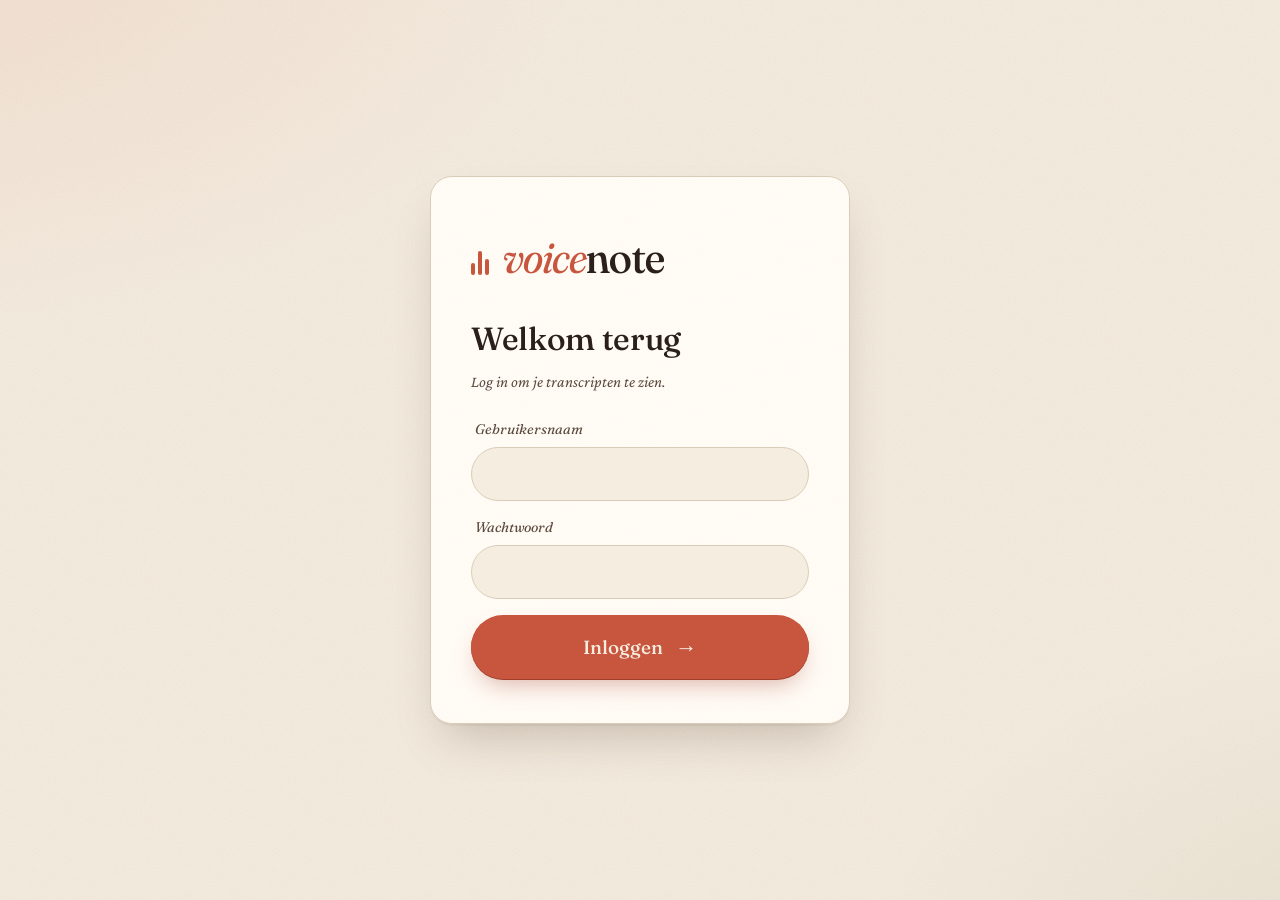
<file: web/login.html>
<!DOCTYPE html>
<html lang="nl">
<head>
  <meta charset="UTF-8">
  <meta name="viewport" content="width=device-width, initial-scale=1, viewport-fit=cover">
  <meta name="theme-color" content="#F5EDE0">
  <title>voicenote — inloggen</title>
  <link rel="preconnect" href="https://fonts.googleapis.com">
  <link rel="preconnect" href="https://fonts.gstatic.com" crossorigin>
  <link rel="stylesheet" href="https://fonts.googleapis.com/css2?family=Fraunces:ital,opsz,wght@0,9..144,400;0,9..144,500;0,9..144,600;1,9..144,400;1,9..144,500&family=Crimson+Pro:ital,wght@0,400;0,500;0,600;1,400&display=swap">
  <link rel="stylesheet" href="./style.css">
</head>
<body>
  <div class="grain" aria-hidden="true"></div>

  <main class="auth-shell">
    <form class="auth-card" id="login-form" autocomplete="on">
      <a class="wordmark" href="/" aria-label="voicenote">
        <span class="wordmark-icon" aria-hidden="true">
          <span></span><span></span><span></span>
        </span>
        <span class="wordmark-text"><i>voice</i>note</span>
      </a>
      <h1 class="auth-title">Welkom terug</h1>
      <p class="auth-sub">Log in om je transcripten te zien.</p>

      <div class="auth-error" id="auth-error" hidden></div>

      <div class="auth-field">
        <label for="username">Gebruikersnaam</label>
        <input type="text" id="username" name="username" autocomplete="username"
               required autocapitalize="none" spellcheck="false">
      </div>

      <div class="auth-field">
        <label for="password">Wachtwoord</label>
        <input type="password" id="password" name="password" autocomplete="current-password" required>
      </div>

      <button type="submit" class="submit" id="submit-btn">
        <span class="submit-label">Inloggen</span>
        <span class="submit-arrow" aria-hidden="true">→</span>
      </button>
    </form>
  </main>

  <script>
    (() => {
      const form = document.getElementById('login-form');
      const errBox = document.getElementById('auth-error');
      const btn = document.getElementById('submit-btn');
      const u = document.getElementById('username');
      const p = document.getElementById('password');

      form.addEventListener('submit', async (e) => {
        e.preventDefault();
        errBox.hidden = true;
        btn.disabled = true;
        const orig = btn.querySelector('.submit-label').textContent;
        btn.querySelector('.submit-label').textContent = 'Even kijken…';

        try {
          const r = await fetch('/v1/auth/login', {
            method: 'POST',
            headers: { 'Content-Type': 'application/json' },
            credentials: 'same-origin',
            body: JSON.stringify({ username: u.value.trim(), password: p.value })
          });
          if (r.ok) {
            window.location.replace('/');
            return;
          }
          let msg = 'Gebruikersnaam of wachtwoord klopt niet.';
          try {
            const j = await r.json();
            if (j?.detail) msg = j.detail;
          } catch (_) {}
          errBox.textContent = msg;
          errBox.hidden = false;
        } catch (err) {
          errBox.textContent = 'Kan de server niet bereiken.';
          errBox.hidden = false;
        } finally {
          btn.disabled = false;
          btn.querySelector('.submit-label').textContent = orig;
        }
      });
    })();
  </script>
</body>
</html>
</file>
<file: web/style.css>
/* voicenote — warm editorial aesthetic */

:root {
  --paper: #F5EDE0;
  --paper-deep: #EFE5D2;
  --paper-soft: #FBF6EC;
  --ink: #2A1F1A;
  --ink-soft: #5C4A3F;
  --ink-mute: #8C7868;
  --accent: #C8553D;
  --accent-deep: #A03E2C;
  --accent-soft: #E8A089;
  --accent-glow: rgba(200, 85, 61, 0.14);
  --rule: #D9CDB9;
  --rule-strong: #C2B49A;
  --success: #6B7F4C;
  --success-deep: #4F6238;
  --warn: #B5713A;
  --shadow: 0 1px 0 rgba(42, 31, 26, 0.04), 0 8px 32px -8px rgba(74, 50, 35, 0.18);
  --shadow-lift: 0 2px 0 rgba(42, 31, 26, 0.05), 0 24px 48px -16px rgba(74, 50, 35, 0.28);
  --shadow-pop: 0 12px 32px -8px rgba(74, 50, 35, 0.22);
  --radius-sm: 8px;
  --radius: 14px;
  --radius-lg: 22px;
  --ease: cubic-bezier(0.22, 1, 0.36, 1);
  --ease-out: cubic-bezier(0.16, 1, 0.3, 1);
}

* { box-sizing: border-box; }
*:focus-visible {
  outline: 2px solid var(--accent);
  outline-offset: 3px;
  border-radius: 4px;
}

html { -webkit-text-size-adjust: 100%; }

body {
  margin: 0;
  font-family: 'Crimson Pro', 'Iowan Old Style', 'Source Serif Pro', Georgia, serif;
  font-size: 18px;
  line-height: 1.55;
  color: var(--ink);
  background: var(--paper);
  background-image:
    radial-gradient(1200px 700px at -10% -10%, rgba(232, 160, 137, 0.20), transparent 60%),
    radial-gradient(900px 600px at 110% 110%, rgba(107, 127, 76, 0.10), transparent 60%);
  min-height: 100vh;
  min-height: 100dvh;
  text-rendering: optimizeLegibility;
  -webkit-font-smoothing: antialiased;
  -moz-osx-font-smoothing: grayscale;
}

.grain {
  pointer-events: none;
  position: fixed;
  inset: 0;
  z-index: 0;
  opacity: 0.32;
  mix-blend-mode: multiply;
  background-image: url("data:image/svg+xml;utf8,<svg xmlns='http://www.w3.org/2000/svg' width='240' height='240'><filter id='n'><feTurbulence type='fractalNoise' baseFrequency='0.9' numOctaves='2' stitchTiles='stitch'/><feColorMatrix values='0 0 0 0 0.16  0 0 0 0 0.12  0 0 0 0 0.10  0 0 0 0.18 0'/></filter><rect width='100%25' height='100%25' filter='url(%23n)'/></svg>");
}

.visually-hidden {
  position: absolute; width: 1px; height: 1px; padding: 0; margin: -1px;
  overflow: hidden; clip: rect(0,0,0,0); white-space: nowrap; border: 0;
}

/* -------- Header -------- */
.header {
  position: relative;
  max-width: 720px;
  margin: 0 auto;
  padding: clamp(24px, 5vw, 48px) clamp(20px, 5vw, 40px) 12px;
  z-index: 2;
}

.header-row {
  display: flex;
  align-items: center;
  justify-content: space-between;
  gap: 16px;
}

.wordmark {
  display: inline-flex;
  align-items: baseline;
  gap: 14px;
  text-decoration: none;
  color: var(--ink);
  animation: fadeUp 700ms var(--ease-out) both;
}

.wordmark-icon {
  display: inline-flex;
  gap: 3px;
  align-items: flex-end;
  height: 26px;
  transform: translateY(2px);
}
.wordmark-icon span {
  display: block;
  width: 4px;
  background: var(--accent);
  border-radius: 2px;
  transform-origin: bottom;
  animation: barPulse 2.4s var(--ease) infinite;
}
.wordmark-icon span:nth-child(1) { height: 12px; animation-delay: 0s; }
.wordmark-icon span:nth-child(2) { height: 24px; animation-delay: 0.18s; }
.wordmark-icon span:nth-child(3) { height: 16px; animation-delay: 0.36s; }

@keyframes barPulse {
  0%, 100% { transform: scaleY(0.55); }
  50% { transform: scaleY(1); }
}

.wordmark-text {
  font-family: 'Fraunces', 'Cormorant Garamond', Georgia, serif;
  font-weight: 500;
  font-size: clamp(34px, 6vw, 46px);
  letter-spacing: -0.02em;
  font-variation-settings: "opsz" 144, "SOFT" 50;
}
.wordmark-text i {
  font-style: italic;
  color: var(--accent);
  font-weight: 400;
}

.tagline {
  margin: 14px 0 0;
  color: var(--ink-soft);
  font-style: italic;
  font-size: 19px;
  max-width: 36ch;
  animation: fadeUp 800ms 100ms var(--ease-out) both;
}

/* -------- Header actions (history + user pill) -------- */
.header-actions {
  display: flex;
  align-items: center;
  gap: 8px;
  animation: fadeUp 700ms 200ms var(--ease-out) both;
}

.header-link {
  display: inline-flex;
  align-items: center;
  gap: 7px;
  padding: 8px 14px;
  font: inherit;
  font-size: 15px;
  color: var(--ink);
  background: var(--paper-soft);
  border: 1px solid var(--rule);
  border-radius: 999px;
  cursor: pointer;
  transition: all 220ms var(--ease);
}
.header-link:hover { background: var(--paper-deep); border-color: var(--rule-strong); }
.header-link svg { color: var(--ink-soft); }
.header-link span {
  font-family: 'Fraunces', serif;
  font-style: italic;
  font-weight: 500;
  letter-spacing: 0.005em;
}
@media (max-width: 480px) {
  .header-link span { display: none; }
  .header-link { padding: 8px 10px; }
}

.text-link {
  background: none;
  border: 0;
  padding: 0;
  font: inherit;
  font-family: 'Fraunces', serif;
  font-style: italic;
  font-size: 15px;
  color: var(--accent);
  cursor: pointer;
  text-decoration: underline;
  text-decoration-color: var(--accent-soft);
  text-underline-offset: 4px;
  text-decoration-thickness: 1.5px;
  transition: color 200ms var(--ease);
}
.text-link:hover { color: var(--accent-deep); }

.upload-history-link {
  text-align: center;
  margin: 22px 0 0;
}

/* -------- User pill -------- */
.user-pill { position: relative; }
.user-btn {
  display: inline-flex;
  align-items: center;
  gap: 8px;
  padding: 8px 14px 8px 16px;
  font: inherit;
  font-size: 15px;
  color: var(--ink);
  background: var(--paper-soft);
  border: 1px solid var(--rule);
  border-radius: 999px;
  cursor: pointer;
  transition: all 220ms var(--ease);
}
.user-btn:hover { background: var(--paper-deep); border-color: var(--rule-strong); }
.user-name {
  font-family: 'Fraunces', serif;
  font-style: italic;
  font-weight: 500;
  letter-spacing: 0.005em;
}
.user-menu {
  position: absolute;
  top: calc(100% + 8px);
  right: 0;
  min-width: 200px;
  background: var(--paper-soft);
  border: 1px solid var(--rule);
  border-radius: var(--radius);
  box-shadow: var(--shadow-pop);
  padding: 6px;
  z-index: 10;
  animation: menuPop 180ms var(--ease-out);
}
.user-menu[hidden] { display: none; }
.user-menu-item {
  display: flex;
  align-items: center;
  gap: 10px;
  width: 100%;
  padding: 10px 12px;
  font: inherit;
  font-size: 15px;
  color: var(--ink);
  background: transparent;
  border: 0;
  border-radius: var(--radius-sm);
  cursor: pointer;
  text-align: left;
  transition: background 160ms var(--ease);
}
.user-menu-item:hover { background: var(--paper-deep); }
.user-menu-item svg { color: var(--ink-soft); }

@keyframes menuPop {
  from { opacity: 0; transform: translateY(-6px) scale(0.97); }
  to { opacity: 1; transform: none; }
}

/* -------- Page -------- */
.page {
  position: relative;
  max-width: 720px;
  margin: 0 auto;
  padding: 24px clamp(20px, 5vw, 40px) 80px;
  z-index: 1;
}

/* -------- Active jobs -------- */
.active-jobs {
  margin: 0 0 24px;
  padding: 24px clamp(20px, 4vw, 30px);
  background: rgba(255, 252, 246, 0.82);
  border: 1px solid var(--rule);
  border-radius: var(--radius-lg);
  box-shadow: var(--shadow);
  animation: fadeUp 500ms var(--ease-out);
}
.active-jobs[hidden] { display: none; }
.active-jobs-head {
  display: flex;
  align-items: center;
  justify-content: space-between;
  gap: 16px;
  margin-bottom: 14px;
}
.eyebrow {
  margin: 0 0 2px;
  font-family: 'Fraunces', serif;
  font-style: italic;
  font-size: 13px;
  color: var(--accent);
  letter-spacing: 0.08em;
  text-transform: uppercase;
}
.active-jobs-title {
  margin: 0;
  font-family: 'Fraunces', serif;
  font-size: clamp(22px, 3vw, 26px);
  font-weight: 500;
}
.active-jobs-list { display: flex; flex-direction: column; gap: 10px; }
.job-row {
  display: flex;
  align-items: center;
  gap: 14px;
  padding: 14px;
  background: var(--paper-soft);
  border: 1px solid var(--rule);
  border-radius: var(--radius);
  transition: all 220ms var(--ease);
}
.job-row.job-ready {
  cursor: pointer;
  border-color: rgba(107, 127, 76, 0.45);
  background: rgba(248, 244, 232, 0.96);
  box-shadow: 0 0 0 3px rgba(107, 127, 76, 0.08);
}
.job-row.job-ready:hover { transform: translateY(-1px); box-shadow: var(--shadow); }
.job-main { flex: 1; min-width: 0; }
.job-title-line { display: flex; flex-wrap: wrap; align-items: center; gap: 8px; }
.job-title-line strong {
  font-family: 'Fraunces', serif;
  font-weight: 500;
  white-space: nowrap;
  overflow: hidden;
  text-overflow: ellipsis;
  max-width: 100%;
}
.job-meta {
  margin: 4px 0 8px;
  font-family: 'Fraunces', serif;
  font-style: italic;
  font-size: 13px;
  color: var(--ink-mute);
}
.job-progress {
  position: relative;
  height: 7px;
  overflow: hidden;
  background: rgba(217, 205, 185, 0.65);
  border-radius: 999px;
}
.job-progress span {
  display: block;
  height: 100%;
  min-width: 8px;
  background: linear-gradient(90deg, var(--accent), var(--success));
  border-radius: inherit;
  transition: width 300ms var(--ease);
}
.job-progress.indeterminate span { width: 36% !important; animation: sweep 1.2s var(--ease) infinite; }
@keyframes sweep {
  0% { transform: translateX(-110%); }
  100% { transform: translateX(310%); }
}
.job-actions { display: flex; align-items: center; justify-content: flex-end; min-width: max-content; }
.job-error { color: var(--accent-deep); font-size: 14px; font-style: italic; }

/* -------- Upload -------- */
.upload { animation: fadeUp 800ms 200ms var(--ease-out) both; }

.dropzone {
  display: block;
  position: relative;
  margin: 16px 0 28px;
  padding: clamp(36px, 8vw, 64px) 24px;
  border: 2px dashed var(--rule-strong);
  border-radius: var(--radius-lg);
  background: rgba(255, 252, 246, 0.55);
  backdrop-filter: blur(4px);
  -webkit-backdrop-filter: blur(4px);
  cursor: pointer;
  text-align: center;
  transition: all 280ms var(--ease);
  box-shadow: var(--shadow);
}
.dropzone::before {
  content: "";
  position: absolute;
  inset: -1px;
  border-radius: inherit;
  pointer-events: none;
  box-shadow: inset 0 0 0 1px rgba(255, 255, 255, 0.5);
}
.dropzone:hover, .dropzone.is-drag {
  border-color: var(--accent);
  background: rgba(255, 252, 246, 0.85);
  transform: translateY(-2px);
  box-shadow: var(--shadow-lift);
}
.dropzone.is-drag {
  border-style: solid;
  background: rgba(255, 246, 235, 0.95);
}
.dropzone.has-file {
  border-style: solid;
  border-color: var(--success);
  background: rgba(248, 244, 232, 0.9);
}

.paste-row {
  display: flex;
  justify-content: center;
  margin: -14px 0 26px;
}

.dropzone-inner { pointer-events: none; }

.dropzone-icon {
  color: var(--accent);
  display: inline-flex;
  margin-bottom: 14px;
  transform-origin: center;
  transition: transform 400ms var(--ease);
}
.dropzone:hover .dropzone-icon { transform: scale(1.06) rotate(-3deg); }
.dropzone.has-file .dropzone-icon { color: var(--success); }

.dropzone-title {
  font-family: 'Fraunces', serif;
  font-size: clamp(22px, 3vw, 26px);
  font-weight: 500;
  margin: 0 0 6px;
  letter-spacing: -0.01em;
  color: var(--ink);
}
.dropzone-sub {
  margin: 0 0 14px;
  color: var(--ink-soft);
  font-size: 17px;
}
.dropzone-sub strong {
  font-weight: 600;
  color: var(--accent);
  text-decoration: underline;
  text-decoration-color: var(--accent-soft);
  text-underline-offset: 4px;
  text-decoration-thickness: 2px;
}
.dropzone-formats {
  margin: 8px 0 0;
  font-family: 'Fraunces', serif;
  font-style: italic;
  color: var(--ink-mute);
  font-size: 14px;
  letter-spacing: 0.04em;
}

/* -------- Settings -------- */
.settings {
  display: grid;
  grid-template-columns: 1fr;
  gap: 18px;
  margin-bottom: 24px;
}
@media (min-width: 600px) {
  .settings { grid-template-columns: 1.1fr 1fr; gap: 22px; }
  .settings.settings-single { grid-template-columns: 1fr; max-width: 360px; margin-left: auto; margin-right: auto; }
}

.setting { display: flex; flex-direction: column; gap: 8px; }
.setting-label {
  font-family: 'Fraunces', serif;
  font-style: italic;
  font-size: 15px;
  color: var(--ink-soft);
  letter-spacing: 0.02em;
  padding-left: 4px;
}
.setting-help {
  margin: 4px 0 0 6px;
  font-family: 'Fraunces', serif;
  font-style: italic;
  font-size: 13px;
  color: var(--ink-mute);
  letter-spacing: 0.02em;
}

/* Segmented control */
.segmented {
  display: flex;
  background: rgba(217, 205, 185, 0.35);
  border-radius: 999px;
  padding: 4px;
  gap: 2px;
  border: 1px solid var(--rule);
}
.seg {
  flex: 1;
  position: relative;
  display: inline-flex;
  align-items: center;
  justify-content: center;
  gap: 8px;
  padding: 12px 16px;
  font: inherit;
  font-size: 15px;
  font-weight: 500;
  color: var(--ink-soft);
  background: transparent;
  border: 0;
  border-radius: 999px;
  cursor: pointer;
  transition: all 240ms var(--ease);
  white-space: nowrap;
}
.seg:hover { color: var(--ink); }
.seg.active {
  background: var(--ink);
  color: var(--paper);
  box-shadow: var(--shadow);
}
.seg.active .seg-dot { background: var(--accent-soft); }
.seg-dot {
  width: 7px; height: 7px;
  border-radius: 50%;
  background: var(--rule-strong);
  transition: background 240ms var(--ease);
}

/* Select */
.select-wrap { position: relative; }
.select {
  appearance: none;
  width: 100%;
  font: inherit;
  font-size: 16px;
  color: var(--ink);
  background: rgba(255, 252, 246, 0.7);
  border: 1px solid var(--rule);
  border-radius: 999px;
  padding: 12px 44px 12px 18px;
  cursor: pointer;
  transition: all 240ms var(--ease);
}
.select:hover { border-color: var(--rule-strong); background: rgba(255, 252, 246, 0.95); }
.select:focus {
  outline: none;
  border-color: var(--accent);
  box-shadow: 0 0 0 3px var(--accent-glow);
}
.select-caret {
  position: absolute;
  right: 18px;
  top: 50%;
  transform: translateY(-50%);
  width: 16px; height: 16px;
  pointer-events: none;
  color: var(--ink-soft);
}

/* Submit */
.submit {
  display: inline-flex;
  align-items: center;
  justify-content: center;
  gap: 12px;
  width: 100%;
  padding: 18px 24px;
  font-family: 'Fraunces', serif;
  font-size: 19px;
  font-weight: 500;
  letter-spacing: 0.005em;
  color: var(--paper);
  background: var(--accent);
  border: 0;
  border-radius: 999px;
  cursor: pointer;
  transition: all 280ms var(--ease);
  box-shadow: 0 1px 0 var(--accent-deep), 0 12px 24px -8px rgba(160, 62, 44, 0.4);
}
.submit:hover:not(:disabled) {
  transform: translateY(-1px);
  background: var(--accent-deep);
  box-shadow: 0 1px 0 var(--accent-deep), 0 18px 32px -10px rgba(160, 62, 44, 0.5);
}
.submit:active:not(:disabled) {
  transform: translateY(1px);
  box-shadow: 0 1px 0 var(--accent-deep), 0 6px 12px -4px rgba(160, 62, 44, 0.4);
}
.submit:disabled {
  opacity: 0.45;
  cursor: not-allowed;
  background: var(--ink-soft);
  box-shadow: none;
}
.submit-arrow { font-size: 22px; transition: transform 280ms var(--ease); }
.submit:hover:not(:disabled) .submit-arrow { transform: translateX(4px); }

.hint {
  text-align: center;
  margin: 14px 0 0;
  color: var(--ink-mute);
  font-style: italic;
  font-size: 15px;
  font-family: 'Fraunces', serif;
}
.hint.has-file { color: var(--success-deep); font-style: normal; }

/* -------- Result -------- */
.result {
  margin: 32px 0;
  animation: fadeUp 600ms var(--ease-out);
}
.result-meta {
  display: flex;
  flex-wrap: wrap;
  gap: 8px;
  margin-bottom: 14px;
}
.badge {
  display: inline-flex;
  align-items: center;
  gap: 6px;
  padding: 5px 12px;
  font-family: 'Fraunces', serif;
  font-style: italic;
  font-size: 13px;
  color: var(--ink-soft);
  background: rgba(217, 205, 185, 0.4);
  border: 1px solid var(--rule);
  border-radius: 999px;
  letter-spacing: 0.02em;
}
.badge.fallback {
  color: var(--warn);
  background: rgba(181, 113, 58, 0.08);
  border-color: rgba(181, 113, 58, 0.4);
}
.result-title {
  font-family: 'Fraunces', serif;
  font-weight: 500;
  font-size: clamp(28px, 4vw, 34px);
  margin: 0 0 14px;
  letter-spacing: -0.01em;
}
.result-title::after {
  content: "";
  display: block;
  width: 60px;
  height: 2px;
  background: var(--accent);
  margin-top: 8px;
  border-radius: 2px;
}
.result-head {
  display: flex;
  align-items: flex-start;
  justify-content: space-between;
  gap: 16px;
  flex-wrap: wrap;
  margin-bottom: 14px;
}
.result-head .result-actions {
  margin-top: 6px;          /* line up with title baseline-ish */
  flex-wrap: wrap;
  justify-content: flex-end;
}
@media (max-width: 600px) {
  .result-head { flex-direction: column; }
  .result-head .result-actions { justify-content: flex-start; width: 100%; }
}
.transcript {
  background: rgba(255, 252, 246, 0.85);
  border: 1px solid var(--rule);
  border-radius: var(--radius);
  padding: clamp(24px, 4vw, 36px);
  font-family: 'Crimson Pro', Georgia, serif;
  font-size: 19px;
  line-height: 1.7;
  color: var(--ink);
  white-space: pre-wrap;
  word-break: break-word;
  box-shadow: var(--shadow);
}
.transcript p { margin: 0 0 1em; }
.transcript p:last-child { margin-bottom: 0; }

.result-actions {
  display: flex;
  flex-wrap: wrap;
  gap: 10px;
  margin-top: 18px;
}
.action {
  display: inline-flex;
  align-items: center;
  gap: 8px;
  padding: 12px 20px;
  font: inherit;
  font-size: 15px;
  font-weight: 500;
  color: var(--ink);
  background: rgba(255, 252, 246, 0.85);
  border: 1px solid var(--rule-strong);
  border-radius: 999px;
  cursor: pointer;
  transition: all 220ms var(--ease);
}
.action:hover {
  background: var(--ink);
  color: var(--paper);
  border-color: var(--ink);
  transform: translateY(-1px);
}
.action svg { transition: transform 220ms var(--ease); }
.action:hover svg { transform: scale(1.1); }
.action.copied {
  background: var(--success);
  color: var(--paper);
  border-color: var(--success);
}
.action.ghost { background: transparent; }
.action.small { padding: 8px 14px; font-size: 14px; }

/* -------- Settings panel -------- */
.settings-panel {
  margin: 32px 0;
  padding: 28px clamp(20px, 4vw, 32px);
  background: rgba(255, 252, 246, 0.75);
  border: 1px solid var(--rule);
  border-radius: var(--radius-lg);
  box-shadow: var(--shadow);
  animation: fadeUp 500ms var(--ease-out);
}
.settings-grid {
  display: grid;
  grid-template-columns: 1fr;
  gap: 18px;
}
.settings-card {
  padding: 20px;
  background: var(--paper-soft);
  border: 1px solid var(--rule);
  border-radius: var(--radius);
}
.settings-card h3, .settings-card h4 {
  margin: 0 0 16px;
  font-family: 'Fraunces', serif;
  font-weight: 500;
  font-style: italic;
}
.settings-card h4 { margin-top: 18px; font-size: 18px; }
.settings-card-head {
  display: flex;
  align-items: center;
  justify-content: space-between;
  gap: 12px;
}
.inline-message {
  margin: 4px 0 14px;
  padding: 10px 12px;
  color: var(--success-deep);
  background: rgba(107, 127, 76, 0.08);
  border: 1px solid rgba(107, 127, 76, 0.25);
  border-radius: var(--radius-sm);
  font-size: 14px;
}
.inline-message.is-error {
  color: var(--accent-deep);
  background: rgba(200, 85, 61, 0.07);
  border-color: rgba(200, 85, 61, 0.3);
}
.users-list { display: flex; flex-direction: column; gap: 8px; }
.user-row {
  display: flex;
  align-items: center;
  justify-content: space-between;
  gap: 12px;
  padding: 12px;
  background: rgba(245, 237, 224, 0.72);
  border: 1px solid var(--rule);
  border-radius: var(--radius-sm);
}
.user-row strong { display: block; font-family: 'Fraunces', serif; font-weight: 500; }
.user-row span { color: var(--ink-mute); font-size: 14px; }
.user-row-actions { display: flex; align-items: center; gap: 8px; }
.check-row {
  display: flex;
  align-items: center;
  gap: 10px;
  margin: 8px 0 14px;
  font-family: 'Fraunces', serif;
  font-style: italic;
  color: var(--ink-soft);
}
.check-row input { accent-color: var(--accent); }
@media (min-width: 720px) {
  .settings-grid { grid-template-columns: 1fr 1.2fr; }
}

/* -------- History -------- */
.history {
  margin: 32px 0;
  padding: 28px clamp(20px, 4vw, 32px);
  background: rgba(255, 252, 246, 0.75);
  border: 1px solid var(--rule);
  border-radius: var(--radius-lg);
  box-shadow: var(--shadow);
  animation: fadeUp 500ms var(--ease-out);
}
.history-head {
  display: flex;
  align-items: center;
  justify-content: space-between;
  margin-bottom: 18px;
  gap: 14px;
}
.history-title {
  font-family: 'Fraunces', serif;
  font-weight: 500;
  font-style: italic;
  font-size: clamp(24px, 3.5vw, 28px);
  margin: 0;
  letter-spacing: -0.01em;
}
.history-list { display: flex; flex-direction: column; gap: 10px; }
.history-empty {
  color: var(--ink-mute);
  font-style: italic;
  text-align: center;
  padding: 16px 0;
  margin: 0;
}
.history-item {
  display: flex;
  align-items: center;
  gap: 14px;
  padding: 14px 16px;
  background: var(--paper-soft);
  border: 1px solid var(--rule);
  border-radius: var(--radius);
  cursor: pointer;
  text-align: left;
  font: inherit;
  color: var(--ink);
  transition: all 200ms var(--ease);
  width: 100%;
}
.history-item:hover {
  background: var(--paper);
  border-color: var(--rule-strong);
  transform: translateY(-1px);
  box-shadow: var(--shadow);
}

.history-row {
  display: flex;
  align-items: stretch;
  gap: 8px;
}
.history-row .history-item { flex: 1; min-width: 0; }

.history-delete {
  display: flex;
  align-items: center;
  justify-content: center;
  width: 44px;
  flex-shrink: 0;
  background: var(--paper-soft);
  border: 1px solid var(--rule);
  border-radius: var(--radius);
  color: var(--ink-mute);
  cursor: pointer;
  transition: all 200ms var(--ease);
}
.history-delete:hover {
  background: rgba(200, 85, 61, 0.08);
  border-color: var(--accent-soft);
  color: var(--accent-deep);
}

/* Tighter layout when there are 3 engine segments */
.segmented-3 .seg { padding: 12px 10px; font-size: 14px; }
@media (max-width: 480px) {
  .segmented-3 .seg { padding: 10px 8px; font-size: 13px; }
  .segmented-3 .seg-dot { display: none; }
}
.history-item-main { flex: 1; min-width: 0; }
.history-item-title {
  font-family: 'Fraunces', serif;
  font-weight: 500;
  font-size: 16px;
  margin: 0 0 3px;
  white-space: nowrap;
  overflow: hidden;
  text-overflow: ellipsis;
}
.history-item-meta {
  font-size: 13px;
  color: var(--ink-mute);
  font-style: italic;
  font-family: 'Fraunces', serif;
  margin-bottom: 4px;
}
.history-item-snippet {
  font-size: 14px;
  color: var(--ink-soft);
  line-height: 1.45;
  margin: 0;
  display: -webkit-box;
  -webkit-line-clamp: 2;
  -webkit-box-orient: vertical;
  overflow: hidden;
}
.history-item-arrow { color: var(--ink-mute); flex-shrink: 0; transition: transform 220ms var(--ease); }
.history-item:hover .history-item-arrow { transform: translateX(3px); color: var(--accent); }

/* -------- Error -------- */
.error {
  margin: 32px 0;
  padding: 24px;
  background: rgba(200, 85, 61, 0.06);
  border: 1px solid var(--accent-soft);
  border-radius: var(--radius-lg);
  animation: fadeUp 400ms var(--ease-out);
}
.error-title {
  font-family: 'Fraunces', serif;
  font-size: 21px;
  font-style: italic;
  margin: 0 0 6px;
  color: var(--accent-deep);
}
.error-text { margin: 0 0 14px; color: var(--ink-soft); font-size: 16px; }

/* -------- Footer -------- */
.footer {
  position: relative;
  max-width: 720px;
  margin: 0 auto;
  padding: 16px clamp(20px, 5vw, 40px) 32px;
  text-align: center;
  color: var(--ink-mute);
  font-family: 'Fraunces', serif;
  font-style: italic;
  font-size: 14px;
  z-index: 1;
}

/* -------- Login page -------- */
.auth-shell {
  position: relative;
  z-index: 1;
  display: flex;
  align-items: center;
  justify-content: center;
  min-height: 100vh;
  min-height: 100dvh;
  padding: 24px;
}
.auth-card {
  position: relative;
  width: 100%;
  max-width: 420px;
  padding: clamp(32px, 5vw, 44px) clamp(28px, 5vw, 40px);
  background: rgba(255, 252, 246, 0.95);
  border: 1px solid var(--rule);
  border-radius: var(--radius-lg);
  box-shadow: var(--shadow-lift);
  animation: fadeUp 700ms var(--ease-out);
}
.auth-card .wordmark { margin-bottom: 22px; }
.auth-title {
  font-family: 'Fraunces', serif;
  font-weight: 500;
  font-size: clamp(28px, 4vw, 32px);
  margin: 0 0 6px;
  letter-spacing: -0.01em;
}
.auth-sub {
  margin: 0 0 24px;
  color: var(--ink-soft);
  font-style: italic;
  font-size: 16px;
}
.auth-field { display: flex; flex-direction: column; gap: 6px; margin-bottom: 16px; }
.auth-field label {
  font-family: 'Fraunces', serif;
  font-style: italic;
  font-size: 14px;
  color: var(--ink-soft);
  padding-left: 4px;
}
.auth-field input {
  font: inherit;
  font-size: 17px;
  padding: 13px 18px;
  border: 1px solid var(--rule);
  border-radius: 999px;
  background: var(--paper);
  color: var(--ink);
  transition: all 220ms var(--ease);
}
.auth-field input:focus {
  outline: none;
  border-color: var(--accent);
  box-shadow: 0 0 0 3px var(--accent-glow);
  background: var(--paper-soft);
}
.auth-error {
  margin: 0 0 14px;
  padding: 10px 14px;
  background: rgba(200, 85, 61, 0.08);
  border: 1px solid var(--accent-soft);
  border-radius: var(--radius);
  color: var(--accent-deep);
  font-size: 14px;
  font-style: italic;
}

/* -------- Animations -------- */
@keyframes fadeUp {
  from { opacity: 0; transform: translateY(8px); }
  to { opacity: 1; transform: none; }
}

@media (prefers-reduced-motion: reduce) {
  *, *::before, *::after {
    animation-duration: 0.01ms !important;
    transition-duration: 0.01ms !important;
  }
}

/* -------- Mobile tweaks -------- */
@media (max-width: 480px) {
  body { font-size: 17px; }
  .submit { padding: 16px 20px; font-size: 18px; }
  .dropzone { margin-bottom: 22px; }
  .seg { font-size: 14px; padding: 10px 12px; }
  .tagline { font-size: 17px; }
  .result-actions .action { flex: 1; justify-content: center; }
  .job-row { align-items: stretch; flex-direction: column; }
  .job-actions { justify-content: flex-start; }
  .paste-row .action { width: 100%; justify-content: center; }
}
</file>
